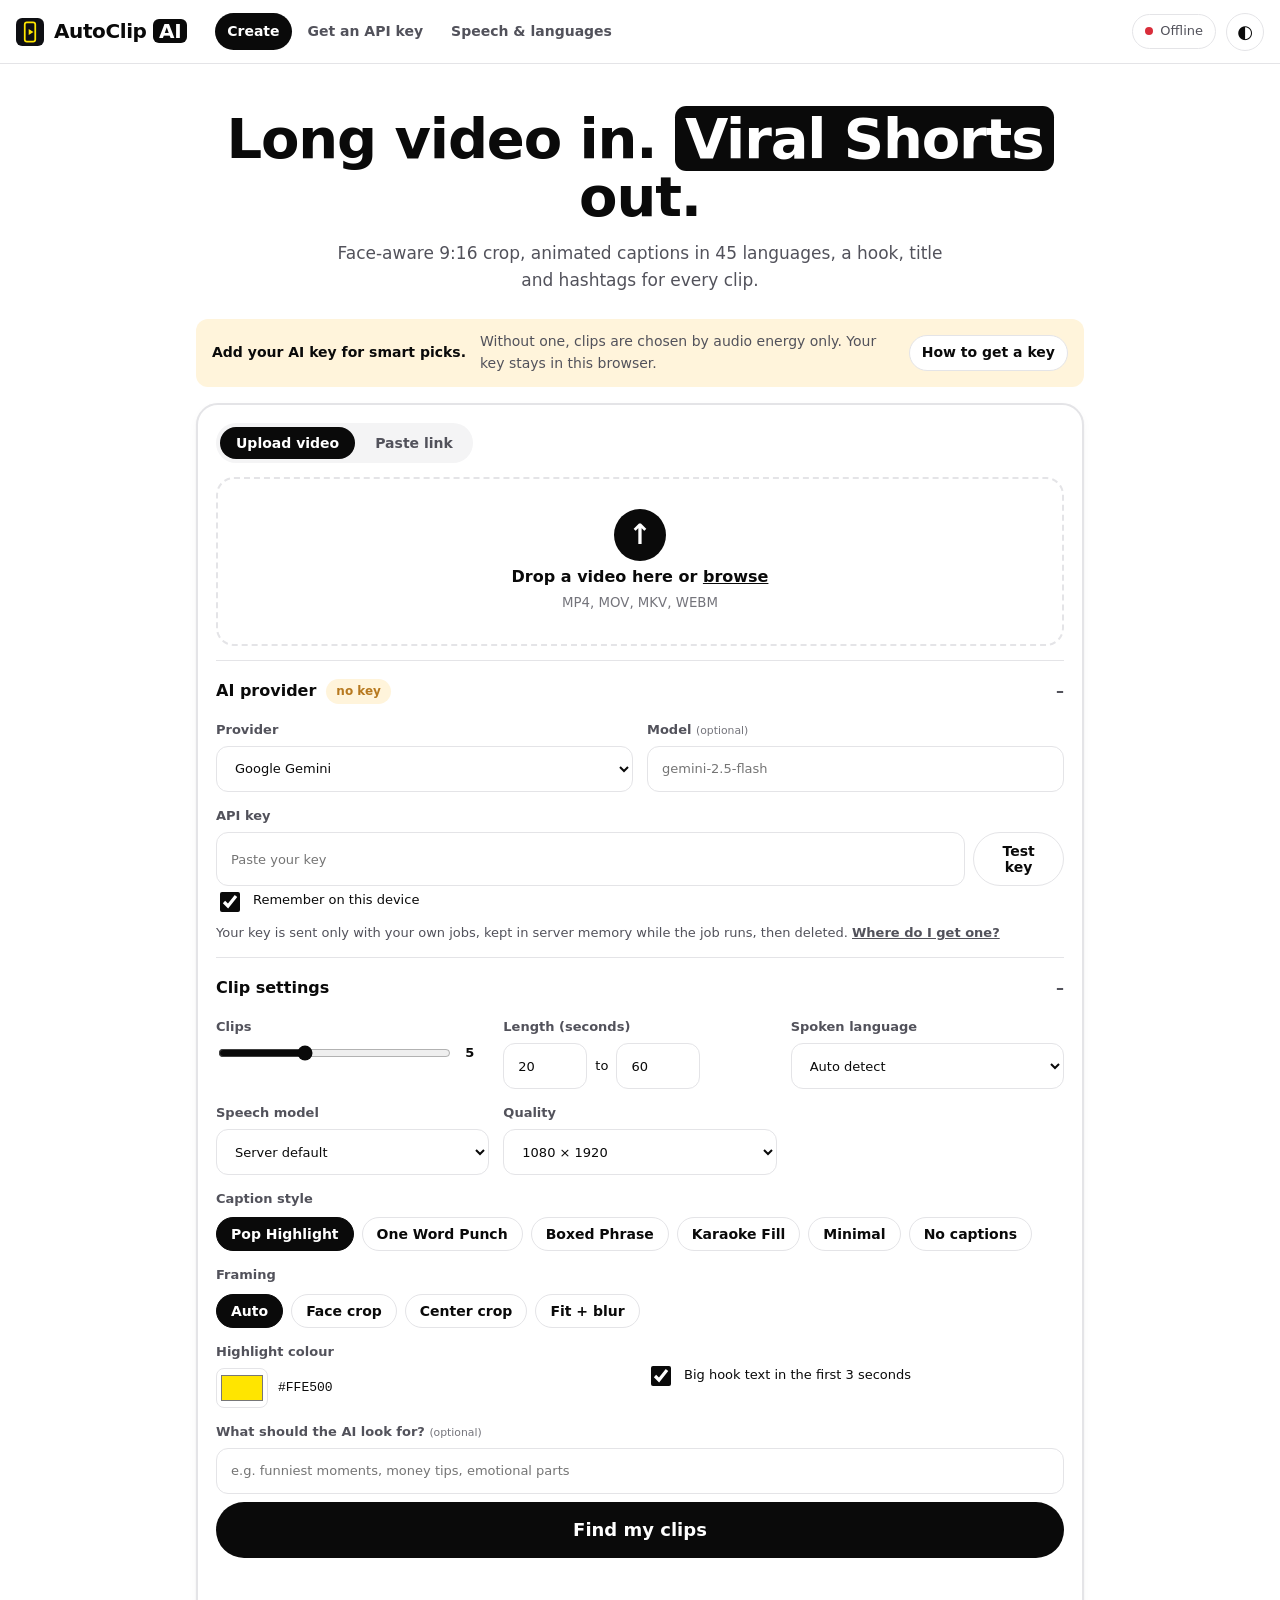
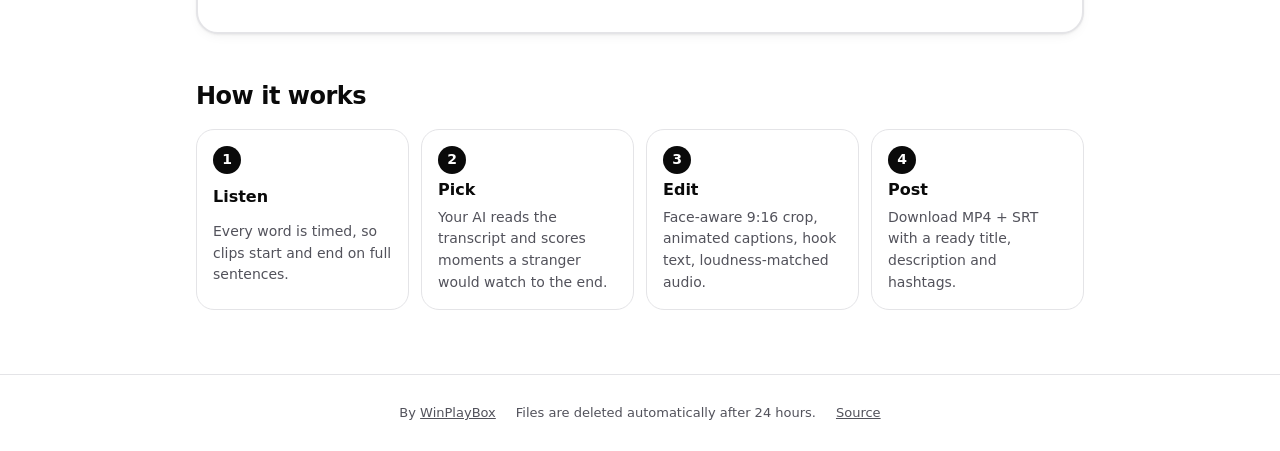
<file: web/index.html>
<!DOCTYPE html>
<html lang="en" data-theme="light">
<head>
  <meta charset="utf-8">
  <meta name="viewport" content="width=device-width, initial-scale=1, viewport-fit=cover">
  <title>AutoClip AI — long videos to viral Shorts, with your own AI key | WinPlayBox</title>
  <meta name="description" content="Turn any long video into captioned 9:16 Shorts. Face-aware framing, 45 languages, animated captions. Bring your own AI key (Gemini, OpenAI, Groq, OpenRouter, Claude). Free by WinPlayBox.">
  <meta name="theme-color" content="#FFFFFF" id="themeColor">
  <meta http-equiv="Content-Security-Policy" content="default-src 'none'; script-src 'self'; style-src 'self' https://fonts.googleapis.com; font-src https://fonts.gstatic.com; img-src 'self' data: https://api.winplaybox.in http://localhost:* http://127.0.0.1:*; media-src https://api.winplaybox.in http://localhost:* http://127.0.0.1:*; connect-src https://api.winplaybox.in http://localhost:* http://127.0.0.1:*; base-uri 'none'; form-action 'none'">
  <meta name="referrer" content="no-referrer">
  <link rel="icon" href="assets/favicon.svg" type="image/svg+xml">
  <link rel="preconnect" href="https://fonts.googleapis.com">
  <link rel="preconnect" href="https://fonts.gstatic.com" crossorigin>
  <link href="https://fonts.googleapis.com/css2?family=Bricolage+Grotesque:opsz,wght@12..96,500..800&family=Instrument+Sans:wght@400..700&display=swap" rel="stylesheet">
  <link rel="stylesheet" href="styles.css">
  <script src="theme.js"></script>
  <script src="config.js"></script>
  <script src="app.js" defer></script>
</head>
<body>
  <header class="top">
    <a class="brand" href="#/" aria-label="AutoClip AI home">
      <img src="assets/favicon.svg" alt="" width="28" height="28"><span>AutoClip <b>AI</b></span>
    </a>
    <nav class="nav" aria-label="Main">
      <a href="#/" data-nav="create">Create</a>
      <a href="#/keys" data-nav="keys">Get an API key</a>
      <a href="#/speech" data-nav="speech">Speech &amp; languages</a>
    </nav>
    <div class="top-right">
      <span class="status" id="status" title="Server status"><i></i><span>Checking…</span></span>
      <button class="icon-btn" id="themeBtn" type="button" aria-label="Switch light / dark theme">◐</button>
    </div>
  </header>

  <main>
    <!-- ============================ CREATE ============================ -->
    <section class="view" data-view="create">
      <div class="hero">
        <h1>Long video in. <span>Viral Shorts</span> out.</h1>
        <p>Face-aware 9:16 crop, animated captions in 45 languages, a hook, title and hashtags for every clip.</p>
      </div>

      <div id="keyBanner" class="banner hidden" role="status">
        <b>Add your AI key for smart picks.</b>
        <span>Without one, clips are chosen by audio energy only. Your key stays in this browser.</span>
        <a class="btn ghost sm" href="#/keys">How to get a key</a>
      </div>

      <form id="form" class="paste" novalidate>
        <div class="tabs" role="tablist">
          <button type="button" role="tab" class="tab active" data-tab="file" aria-selected="true">Upload video</button>
          <button type="button" role="tab" class="tab" data-tab="link" aria-selected="false">Paste link</button>
        </div>

        <div class="pane" data-pane="file">
          <label class="drop" id="drop">
            <input id="file" type="file" accept="video/*,.mkv,.ts,.flv">
            <span class="drop-icon" aria-hidden="true">↑</span>
            <span id="dropText">Drop a video here or <u>browse</u></span>
            <small id="dropHint">MP4, MOV, MKV, WEBM</small>
          </label>
        </div>
        <div class="pane hidden" data-pane="link">
          <label class="sr" for="url">Video link</label>
          <input id="url" type="url" inputmode="url" autocomplete="off" placeholder="https://… (YouTube, Twitch, Kick, Vimeo, Instagram, TikTok)">
          <p class="hint" id="helperHint">Checking for AutoClip Helper…</p>
        </div>

        <details class="opts" id="aiBox" open>
          <summary>AI provider <span class="pill" id="keyPill">no key</span></summary>
          <div class="grid">
            <label>Provider
              <select id="aiProvider"></select>
            </label>
            <label>Model <small>(optional)</small>
              <input id="aiModel" type="text" maxlength="80" autocomplete="off" spellcheck="false" placeholder="default">
            </label>
          </div>
          <label>API key
            <div class="keyrow">
              <input id="aiKey" type="password" autocomplete="off" spellcheck="false" maxlength="300" placeholder="Paste your key">
              <button type="button" class="btn ghost" id="keyTest">Test key</button>
            </div>
          </label>
          <label class="switch"><input id="aiRemember" type="checkbox" checked><span>Remember on this device</span></label>
          <p class="hint" id="keyMsg">Your key is sent only with your own jobs, kept in server memory while the job runs, then deleted. <a href="#/keys">Where do I get one?</a></p>
        </details>

        <details class="opts" open>
          <summary>Clip settings</summary>
          <div class="grid">
            <label>Clips
              <div class="range"><input id="maxClips" type="range" min="1" max="12" value="5"><output id="maxClipsOut">5</output></div>
            </label>
            <label>Length (seconds)
              <div class="pair">
                <input id="minLen" type="number" min="8" max="90" value="20" aria-label="Minimum length">
                <span>to</span>
                <input id="maxLen" type="number" min="15" max="180" value="60" aria-label="Maximum length">
              </div>
            </label>
            <label>Spoken language
              <select id="language"></select>
            </label>
            <label>Speech model
              <select id="sttModel"><option value="auto">Server default</option></select>
            </label>
            <label>Quality
              <select id="resolution"><option value="1080">1080 × 1920</option><option value="720">720 × 1280 (faster)</option></select>
            </label>
          </div>

          <fieldset><legend>Caption style</legend><div class="chips" id="styles"></div></fieldset>
          <fieldset><legend>Framing</legend><div class="chips" id="layouts"></div></fieldset>

          <div class="grid two">
            <label>Highlight colour
              <div class="color"><input id="accent" type="color" value="#FFE500"><code id="accentOut">#FFE500</code></div>
            </label>
            <label class="switch"><input id="hook" type="checkbox" checked><span>Big hook text in the first 3 seconds</span></label>
          </div>
          <label>What should the AI look for? <small>(optional)</small>
            <input id="focus" type="text" maxlength="300" placeholder="e.g. funniest moments, money tips, emotional parts">
          </label>
        </details>

        <button class="go" id="go" type="submit"><span>Find my clips</span></button>
        <p class="fine" id="limits">&nbsp;</p>
        <p class="msg" id="msg" role="alert" aria-live="polite"></p>
      </form>

      <section id="jobs" aria-live="polite"></section>

      <section class="how">
        <h2>How it works</h2>
        <ol>
          <li><b>Listen</b><span>Every word is timed, so clips start and end on full sentences.</span></li>
          <li><b>Pick</b><span>Your AI reads the transcript and scores moments a stranger would watch to the end.</span></li>
          <li><b>Edit</b><span>Face-aware 9:16 crop, animated captions, hook text, loudness-matched audio.</span></li>
          <li><b>Post</b><span>Download MP4 + SRT with a ready title, description and hashtags.</span></li>
        </ol>
      </section>
    </section>

    <!-- ============================ KEYS GUIDE ============================ -->
    <section class="view hidden" data-view="keys">
      <div class="hero small">
        <h1>Get your own AI key</h1>
        <p>AutoClip AI runs on <b>your</b> key, so it is free for you to use and nobody shares limits. Pick any provider below — it takes about two minutes.</p>
      </div>
      <div id="guide" class="guide"></div>
      <div class="note">
        <h3>Is my key safe?</h3>
        <ul>
          <li>It is stored only in this browser (unless you untick “Remember on this device”).</li>
          <li>It travels over HTTPS with your job, lives in server memory while the job runs, and is deleted when it ends. It is never written to disk or logs.</li>
          <li>Use a key you can revoke any time, and set a spend limit at the provider if they offer one.</li>
          <li>Free tiers and prices are set by each provider and change; check their page before relying on them.</li>
        </ul>
      </div>
    </section>

    <!-- ============================ SPEECH ============================ -->
    <section class="view hidden" data-view="speech">
      <div class="hero small">
        <h1>Speech models &amp; languages</h1>
        <p>One multilingual speech model covers every language below. Install a bigger one on the server for better accuracy on Indian languages and noisy audio.</p>
      </div>
      <div id="sttList" class="stt"></div>
      <h2 class="h2">Supported spoken languages</h2>
      <div id="langList" class="chips static"></div>
      <p class="hint" id="fontNote">Caption fonts for Hindi, Marathi, Gujarati, Bengali, Tamil, Telugu, Kannada, Malayalam, Punjabi, Urdu and Arabic are built in. Other scripts use the server's system fonts.</p>
    </section>
  </main>

  <footer>
    <span>By <a href="https://winplaybox.in" rel="noopener">WinPlayBox</a></span>
    <span>Files are deleted automatically after 24 hours.</span>
    <a href="https://github.com/Winplaybox/AutoClip-AI" rel="noopener">Source</a>
  </footer>

  <template id="jobTpl">
    <article class="job card">
      <header class="job-head">
        <div>
          <h3 class="job-title">Preparing…</h3>
          <p class="job-sub"></p>
        </div>
        <div class="job-actions">
          <a class="btn ghost zip hidden" href="#">Download all (.zip)</a>
          <button class="btn ghost cancel" type="button">Cancel</button>
          <button class="btn ghost remove hidden" type="button" aria-label="Remove from list">✕</button>
        </div>
      </header>
      <div class="progress"><div class="bar"><i></i></div><span class="pct">0%</span></div>
      <ol class="steps">
        <li data-s="fetching">Getting video</li>
        <li data-s="transcribing">Listening</li>
        <li data-s="finding">Finding moments</li>
        <li data-s="rendering">Editing clips</li>
      </ol>
      <p class="job-error hidden"></p>
      <p class="job-note hidden"></p>
      <div class="clips"></div>
    </article>
  </template>

  <template id="clipTpl">
    <div class="clip">
      <div class="player">
        <video preload="none" playsinline controls></video>
        <span class="score" title="AI score: chance a stranger watches to the end"></span>
        <span class="len"></span>
      </div>
      <div class="meta">
        <p class="hook"></p>
        <div class="field"><label>Title</label><p class="title"></p><button type="button" class="copy" data-copy="title">Copy</button></div>
        <div class="field"><label>Description</label><p class="desc"></p><button type="button" class="copy" data-copy="desc">Copy</button></div>
        <p class="why"></p>
        <div class="dl">
          <a class="btn primary mp4">Download MP4</a>
          <a class="btn ghost srt">SRT</a>
        </div>
      </div>
    </div>
  </template>
</body>
</html>
</file>
<file: web/styles.css>
/* AutoClip AI — built on the OVD (ovd.winplaybox.in) base design system: same tokens, fonts, radii, light/dark. */
:root, :root[data-theme='light'] {
  --bg: #FFFFFF; --bg-alt: #F4F4F5; --surface: #FFFFFF; --text: #0A0A0A; --text-muted: #52525B;
  --border: #E4E4E7; --border-strong: #0A0A0A; --primary: #0A0A0A; --on-primary: #FFFFFF;
  --accent: #0A0A0A; --accent-bg: #F4F4F5;
  --positive: #0B8F5B; --positive-bg: #E1F5EC; --negative: #D92D3A; --negative-bg: #FDE8EA;
  --warning: #B7791F; --warning-bg: #FFF4DB;
  --r-sm: 8px; --r-md: 12px; --r-lg: 18px; --r-pill: 999px;
  --shadow-1: 0 1px 2px rgba(0,0,0,.05), 0 4px 14px -6px rgba(0,0,0,.10);
  --shadow-2: 0 12px 32px -12px rgba(0,0,0,.22);
  --glow: 0 0 0 4px rgba(10,10,10,.12);
  --font: 'Instrument Sans', system-ui, -apple-system, 'Segoe UI', Roboto, sans-serif;
  --font-display: 'Bricolage Grotesque', 'Instrument Sans', system-ui, sans-serif;
  --header-h: 64px;
  color-scheme: light;
}
:root[data-theme='dark'] {
  --bg: #0A0A0A; --bg-alt: #141414; --surface: #171717; --text: #FAFAFA; --text-muted: #A1A1AA;
  --border: #2A2A2E; --border-strong: #FAFAFA; --primary: #FAFAFA; --on-primary: #0A0A0A;
  --accent: #FAFAFA; --accent-bg: #1F1F22;
  --positive: #3DD598; --positive-bg: #0F2E24; --negative: #FF6B75; --negative-bg: #3A1519;
  --warning: #F5B94A; --warning-bg: #35280F;
  --shadow-1: 0 1px 2px rgba(0,0,0,.4); --shadow-2: 0 14px 40px -12px rgba(0,0,0,.7);
  --glow: 0 0 0 4px rgba(250,250,250,.2);
  color-scheme: dark;
}

* { box-sizing: border-box; }
html { background: var(--bg); color: var(--text); font-family: var(--font); scroll-behavior: smooth;
  scroll-padding-top: calc(var(--header-h) + 16px); -webkit-text-size-adjust: 100%; -webkit-tap-highlight-color: transparent; }
body { margin: 0; min-height: 100dvh; font-size: 16px; line-height: 1.55; -webkit-font-smoothing: antialiased;
  text-rendering: optimizeLegibility; overflow-x: hidden; }
h1, h2, h3 { font-family: var(--font-display); letter-spacing: -0.02em; margin: 0; }
button, input, select, textarea { font-family: inherit; font-size: inherit; color: inherit; }
button { touch-action: manipulation; cursor: pointer; }
a { color: inherit; }
img, video { max-width: 100%; }
:focus-visible { outline: 2px solid var(--accent); outline-offset: 2px; border-radius: 6px; }
input:focus-visible, select:focus-visible { outline: none; }
.hidden { display: none !important; }
.sr { position: absolute; width: 1px; height: 1px; overflow: hidden; clip: rect(0 0 0 0); white-space: nowrap; }
@media (prefers-reduced-motion: reduce) { * { animation: none !important; transition: none !important; scroll-behavior: auto !important; } }

/* ---------- header ---------- */
.top { position: sticky; top: 0; z-index: 20; height: var(--header-h); display: flex; align-items: center; gap: 20px;
  padding: 0 max(16px, env(safe-area-inset-left)); background: color-mix(in srgb, var(--bg) 88%, transparent);
  backdrop-filter: blur(12px); border-bottom: 1px solid var(--border); }
.brand { display: flex; align-items: center; gap: 10px; text-decoration: none; font-family: var(--font-display);
  font-weight: 700; font-size: 20px; letter-spacing: -0.02em; }
.brand b { font-weight: 800; background: var(--primary); color: var(--on-primary); padding: 0 6px; border-radius: 6px; }
.nav { display: flex; gap: 4px; margin-left: 8px; overflow-x: auto; scrollbar-width: none; }
.nav a { text-decoration: none; padding: 8px 12px; border-radius: var(--r-pill); font-size: 14px; font-weight: 600;
  color: var(--text-muted); white-space: nowrap; }
.nav a:hover { color: var(--text); background: var(--accent-bg); }
.nav a[aria-current='page'] { color: var(--on-primary); background: var(--primary); }
.top-right { margin-left: auto; display: flex; align-items: center; gap: 10px; }
.icon-btn { font-size: 18px; line-height: 1; width: 38px; height: 38px; border-radius: var(--r-pill); border: 1px solid var(--border); background: var(--surface); }
.icon-btn:hover { border-color: var(--border-strong); }
.status { display: inline-flex; align-items: center; gap: 7px; font-size: 13px; color: var(--text-muted);
  padding: 6px 12px; border: 1px solid var(--border); border-radius: var(--r-pill); }
.status i { width: 8px; height: 8px; border-radius: 50%; background: var(--warning); }
.status.ok i { background: var(--positive); } .status.down i { background: var(--negative); }
@media (max-width: 760px) { .status span { display: none; } .top { gap: 8px; } .nav a { padding: 8px 10px; } }

main { max-width: 920px; margin: 0 auto; padding: 28px 16px 64px; }
.hero { text-align: center; padding: 18px 0 26px; }
.hero h1 { font-size: clamp(32px, 6vw, 56px); line-height: 1.04; font-weight: 800; }
.hero h1 span { background: var(--primary); color: var(--on-primary); padding: 0 .18em; border-radius: .2em; }
.hero p { color: var(--text-muted); max-width: 620px; margin: 14px auto 0; font-size: 17px; }
.hero.small { text-align: left; padding: 6px 0 20px; } .hero.small h1 { font-size: clamp(28px, 4.5vw, 40px); }
.hero.small p { margin-left: 0; }
.h2 { font-size: 22px; margin: 32px 0 12px; }

/* ---------- paste card (OVD's memorable element) ---------- */
.paste, .card { background: var(--surface); border: 2px solid var(--border); border-radius: 22px; box-shadow: var(--shadow-1);
  padding: 18px; transition: border-color .18s, box-shadow .18s; }
.paste:focus-within { border-color: var(--accent); box-shadow: var(--glow), var(--shadow-2); }
.card { border-radius: var(--r-lg); border-width: 1px; margin-top: 16px; }
.tabs { display: inline-flex; gap: 4px; padding: 4px; background: var(--bg-alt); border-radius: var(--r-pill); margin-bottom: 14px; }
.tab { border: 0; background: none; padding: 8px 16px; border-radius: var(--r-pill); font-weight: 600; font-size: 14px; color: var(--text-muted); }
.tab.active { background: var(--primary); color: var(--on-primary); }
input[type=text], input[type=url], input[type=password], input[type=number], select {
  width: 100%; padding: 12px 14px; background: var(--bg); border: 1.5px solid var(--border); border-radius: var(--r-md); min-height: 46px; }
input:focus, select:focus { border-color: var(--accent); box-shadow: var(--glow); }
input[type=number] { width: 84px; }
label { display: block; font-size: 13px; font-weight: 600; color: var(--text-muted); }
label > input, label > select, label > .keyrow, label > .range, label > .pair, label > .color { margin-top: 6px; font-weight: 400; color: var(--text); }
small { font-weight: 400; opacity: .8; }
.drop { display: grid; place-items: center; gap: 4px; text-align: center; padding: 30px 16px; border: 2px dashed var(--border);
  border-radius: var(--r-lg); cursor: pointer; color: var(--text); font-size: 16px; font-weight: 600; }
.drop:hover, .drop.over { border-color: var(--accent); background: var(--accent-bg); }
.drop input { position: absolute; width: 1px; height: 1px; opacity: 0; }
.drop-icon { font-size: 28px; width: 52px; height: 52px; display: grid; place-items: center; border-radius: 50%; background: var(--primary); color: var(--on-primary); }
.drop small { color: var(--text-muted); font-weight: 400; }
.hint { font-size: 13px; color: var(--text-muted); margin: 8px 0 0; }
.hint a { font-weight: 600; }

.opts { margin-top: 14px; border-top: 1px solid var(--border); padding-top: 12px; }
.opts summary { cursor: pointer; font-weight: 700; padding: 6px 0; list-style: none; display: flex; align-items: center; gap: 10px; }
.opts summary::-webkit-details-marker { display: none; }
.opts summary::after { content: '+'; margin-left: auto; color: var(--text-muted); }
.opts[open] summary::after { content: '–'; }
.pill { font-size: 12px; font-weight: 600; padding: 3px 10px; border-radius: var(--r-pill); background: var(--warning-bg); color: var(--warning); }
.pill.ok { background: var(--positive-bg); color: var(--positive); }
.grid { display: grid; grid-template-columns: repeat(auto-fit, minmax(210px, 1fr)); gap: 14px; margin: 10px 0 14px; }
.grid.two { grid-template-columns: repeat(auto-fit, minmax(260px, 1fr)); align-items: center; }
.keyrow { display: flex; gap: 8px; } .pair { display: flex; align-items: center; gap: 8px; }
.range { display: flex; align-items: center; gap: 12px; } .range input { flex: 1; accent-color: var(--primary); }
.range output { min-width: 24px; font-weight: 700; color: var(--text); }
.color { display: flex; align-items: center; gap: 10px; } .color input { width: 52px; height: 40px; padding: 2px; border-radius: var(--r-sm); border: 1.5px solid var(--border); background: none; }
.switch { display: flex; align-items: center; gap: 10px; color: var(--text); font-weight: 500; }
.switch input { width: 20px; height: 20px; accent-color: var(--primary); }
fieldset { border: 0; padding: 0; margin: 0 0 14px; } legend { font-size: 13px; font-weight: 600; color: var(--text-muted); padding: 0; margin-bottom: 8px; }
.chips { display: flex; flex-wrap: wrap; gap: 8px; }
.chip { padding: 8px 14px; border-radius: var(--r-pill); border: 1.5px solid var(--border); background: var(--surface); font-weight: 600; font-size: 14px; }
.chip[aria-pressed='true'] { background: var(--primary); color: var(--on-primary); border-color: var(--primary); }
.chips.static .chip { cursor: default; font-weight: 500; }

.btn { display: inline-flex; align-items: center; justify-content: center; gap: 6px; padding: 10px 16px; border-radius: var(--r-pill);
  font-weight: 600; font-size: 14px; text-decoration: none; border: 1.5px solid var(--border); background: var(--surface); min-height: 42px; }
.btn:hover { border-color: var(--border-strong); } .btn.sm { min-height: 34px; padding: 6px 12px; }
.btn.primary { background: var(--primary); color: var(--on-primary); border-color: var(--primary); }
.btn[disabled] { opacity: .5; cursor: not-allowed; }
.go { width: 100%; margin-top: 8px; min-height: 56px; border: 0; border-radius: var(--r-pill); background: var(--primary); color: var(--on-primary);
  font-family: var(--font-display); font-weight: 700; font-size: 18px; }
.go:hover { transform: translateY(-1px); box-shadow: var(--shadow-2); } .go[disabled] { opacity: .6; transform: none; box-shadow: none; }
.fine { text-align: center; font-size: 13px; color: var(--text-muted); margin: 10px 0 0; }
.msg { min-height: 1.4em; text-align: center; margin: 6px 0 0; color: var(--negative); font-weight: 600; font-size: 14px; }
.msg.info { color: var(--positive); }
.banner { display: flex; flex-wrap: wrap; align-items: center; gap: 8px 14px; padding: 12px 16px; margin: 0 0 16px; border-radius: var(--r-md);
  background: var(--warning-bg); color: var(--text); font-size: 14px; }
.banner span { color: var(--text-muted); flex: 1 1 260px; }

/* ---------- jobs + clips ---------- */
.job-head { display: flex; gap: 12px; justify-content: space-between; flex-wrap: wrap; }
.job-title { font-size: 18px; word-break: break-word; } .job-sub { margin: 2px 0 0; color: var(--text-muted); font-size: 14px; }
.job-actions { display: flex; gap: 8px; align-items: flex-start; }
.progress { display: flex; align-items: center; gap: 12px; margin: 14px 0 10px; }
.bar { flex: 1; height: 8px; background: var(--bg-alt); border-radius: var(--r-pill); overflow: hidden; } .bar i { display: block; height: 100%; width: 0; background: var(--primary); transition: width .4s; }
.pct { font-weight: 700; font-size: 14px; min-width: 38px; text-align: right; }
.steps { display: flex; flex-wrap: wrap; gap: 8px; list-style: none; padding: 0; margin: 0; }
.steps li { font-size: 13px; padding: 4px 12px; border-radius: var(--r-pill); background: var(--bg-alt); color: var(--text-muted); }
.steps li.now { background: var(--primary); color: var(--on-primary); } .steps li.done { background: var(--positive-bg); color: var(--positive); }
.job.finished .steps { display: none; } .job.finished .progress { display: none; }
.job-error { color: var(--negative); background: var(--negative-bg); padding: 10px 14px; border-radius: var(--r-md); font-weight: 600; margin: 12px 0 0; }
.job-note { color: var(--text); background: var(--warning-bg); padding: 10px 14px; border-radius: var(--r-md); font-size: 14px; margin: 12px 0 0; }
.clips { display: grid; grid-template-columns: repeat(auto-fill, minmax(280px, 1fr)); gap: 16px; margin-top: 16px; }
.clip { border: 1px solid var(--border); border-radius: var(--r-lg); overflow: hidden; background: var(--bg); display: flex; flex-direction: column; }
.player { position: relative; background: #000; aspect-ratio: 9/16; } .player video { width: 100%; height: 100%; object-fit: contain; display: block; }
.score, .len { position: absolute; top: 10px; font-size: 12px; font-weight: 700; padding: 3px 9px; border-radius: var(--r-pill); background: rgba(0,0,0,.72); color: #fff; }
.score { left: 10px; } .len { right: 10px; }
.meta { padding: 14px; display: grid; gap: 10px; }
.hook { margin: 0; font-family: var(--font-display); font-weight: 800; font-size: 18px; }
.field { display: grid; grid-template-columns: 1fr auto; gap: 2px 8px; align-items: start; }
.field label { grid-column: 1 / -1; font-size: 12px; text-transform: uppercase; letter-spacing: .06em; }
.field p { margin: 0; font-size: 14px; white-space: pre-wrap; word-break: break-word; }
.copy { border: 1px solid var(--border); background: var(--surface); border-radius: var(--r-pill); font-size: 12px; font-weight: 600; padding: 3px 10px; }
.copy.done { color: var(--positive); border-color: var(--positive); }
.why { margin: 0; font-size: 13px; color: var(--text-muted); } .dl { display: flex; gap: 8px; flex-wrap: wrap; }

.how ol { list-style: none; counter-reset: s; padding: 0; margin: 0; display: grid; grid-template-columns: repeat(auto-fit, minmax(190px, 1fr)); gap: 12px; }
.how h2 { font-size: 24px; margin: 44px 0 14px; }
.how li { counter-increment: s; border: 1px solid var(--border); border-radius: var(--r-lg); padding: 16px; display: grid; gap: 4px; }
.how li::before { content: counter(s); width: 28px; height: 28px; border-radius: 50%; display: grid; place-items: center; background: var(--primary); color: var(--on-primary); font-weight: 700; font-size: 14px; }
.how li span { color: var(--text-muted); font-size: 14px; }

/* ---------- guide + speech ---------- */
.guide { display: grid; gap: 14px; }
.gcard { border: 1px solid var(--border); border-radius: var(--r-lg); padding: 18px; background: var(--surface); }
.gcard header { display: flex; align-items: center; gap: 10px; flex-wrap: wrap; margin-bottom: 8px; }
.gcard h3 { font-size: 20px; } .gcard .tag { font-size: 12px; font-weight: 600; padding: 3px 10px; border-radius: var(--r-pill); background: var(--positive-bg); color: var(--positive); }
.gcard p { margin: 0 0 8px; color: var(--text-muted); font-size: 14px; } .gcard ol { margin: 8px 0 12px; padding-left: 20px; font-size: 15px; display: grid; gap: 4px; }
.gcard .acts { display: flex; gap: 8px; flex-wrap: wrap; }
.note { margin-top: 24px; border-radius: var(--r-lg); background: var(--bg-alt); padding: 18px; } .note h3 { font-size: 18px; margin-bottom: 8px; } .note li { margin: 4px 0; font-size: 14px; color: var(--text-muted); }
.stt { display: grid; gap: 12px; }
.mcard { display: flex; align-items: center; gap: 14px; flex-wrap: wrap; border: 1px solid var(--border); border-radius: var(--r-lg); padding: 14px 16px; }
.mcard .info { flex: 1 1 220px; } .mcard b { font-family: var(--font-display); font-size: 18px; } .mcard small { display: block; color: var(--text-muted); }

footer { display: flex; flex-wrap: wrap; justify-content: center; gap: 8px 20px; padding: 28px 16px calc(28px + env(safe-area-inset-bottom)); border-top: 1px solid var(--border); font-size: 13px; color: var(--text-muted); }
</file>
